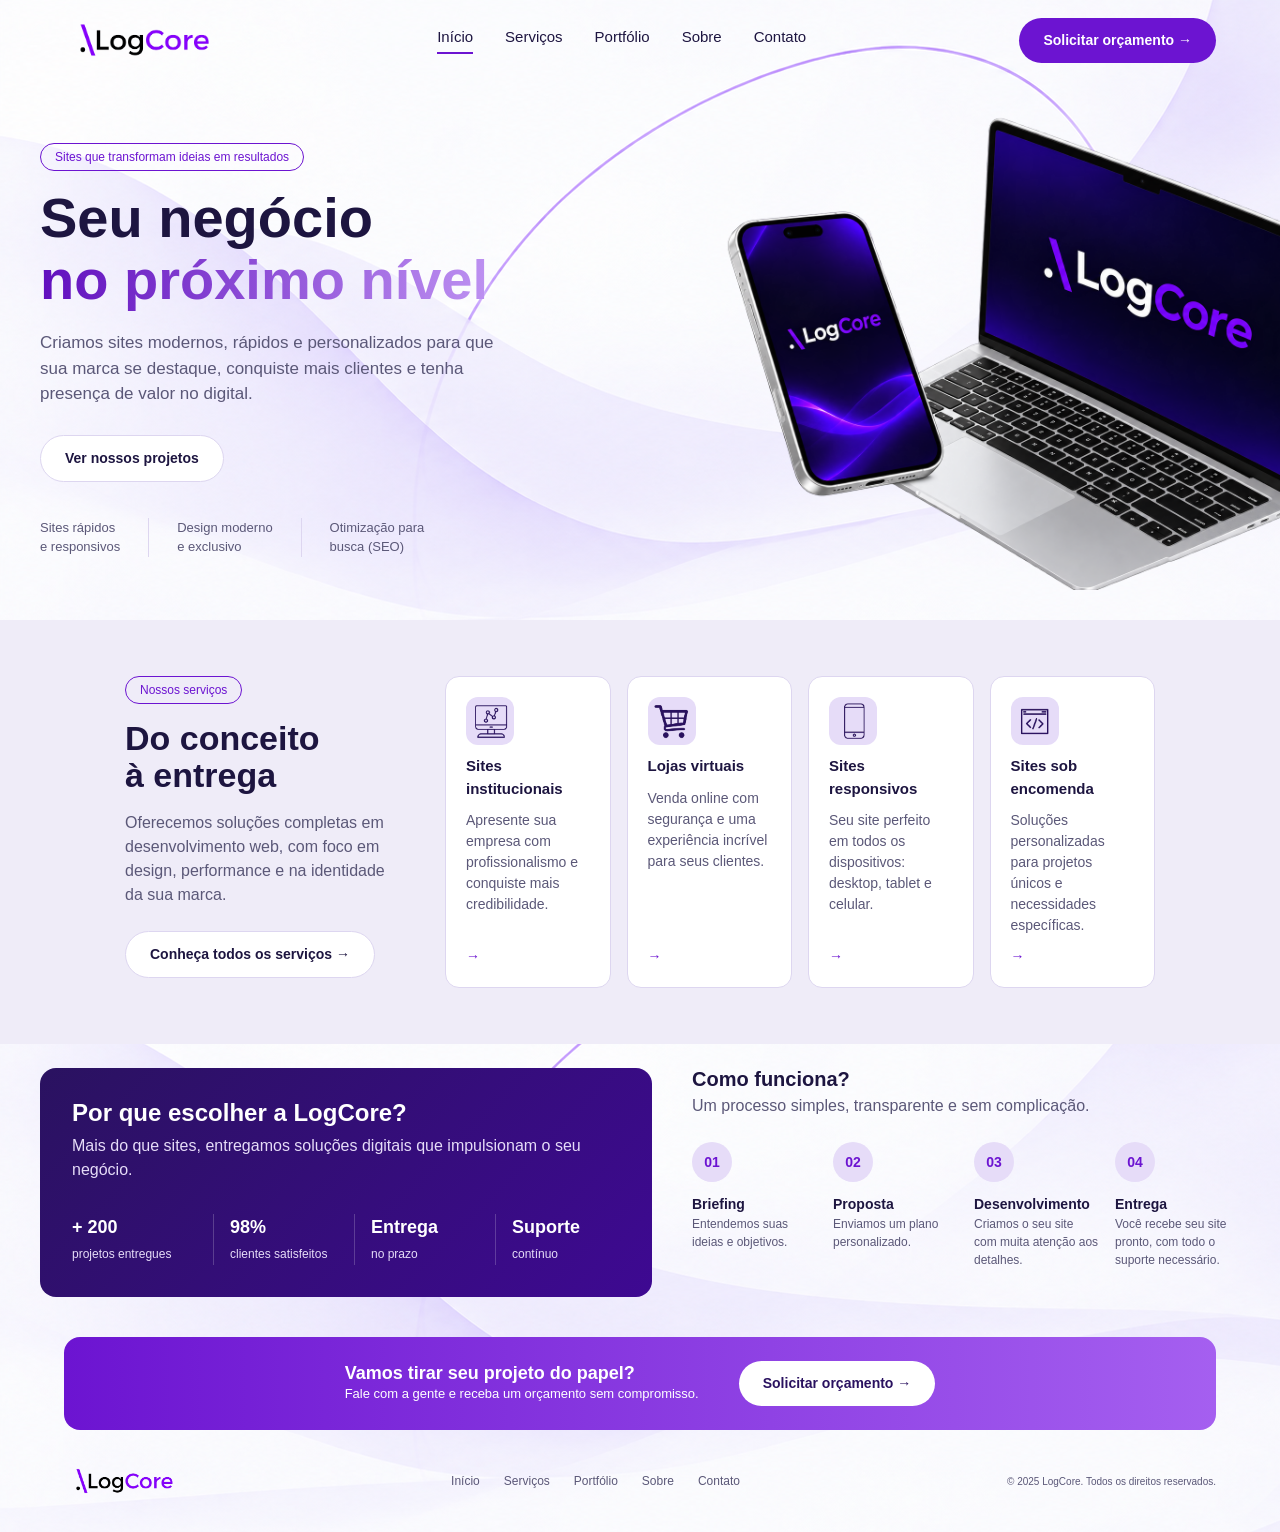
<file: index.html>
<!DOCTYPE html>
<html lang="pt-BR">
    <head>
        <meta charset="UTF-8" />
        <meta name="viewport" content="width=device-width, initial-scale=1.0" />
        <title>LogCore</title>
        <link rel="stylesheet" href="style.css" />
    </head>
    <body>

        <header>
            <div class="logo">
                <img src="src/logo-LogCore.png" alt="LogCore" />
            </div>
            <nav class="opcoes-header">
                <a class="opcao ativo" href="#inicio">Início</a>
                <a class="opcao" href="#servicos">Serviços</a>
                <a class="opcao" href="#portfolio">Portfólio</a>
                <a class="opcao" href="#sobre">Sobre</a>
                <a class="opcao" href="#contato">Contato</a>
            </nav>
            <a class="botao botao-roxo" href="#contato">Solicitar orçamento →</a>
        </header>

        <main class="corpo-site">

            <section class="hero" id="inicio">
                <div class="hero-texto">
                    <span class="etiqueta">Sites que transformam ideias em resultados</span>
                    <h2>Seu negócio<br /><span class="gradiente">no próximo nível</span></h2>
                    <p>
                        Criamos sites modernos, rápidos e personalizados para que sua marca
                        se destaque, conquiste mais clientes e tenha presença de valor no digital.
                    </p>
                    <div class="botoes">
                        <a class="botao botao-contorno" href="#portfolio">Ver nossos projetos</a>
                    </div>
                    <ul class="diferenciais">
                        <li>Sites rápidos<br />e responsivos</li>
                        <li>Design moderno<br />e exclusivo</li>
                        <li>Otimização para<br />busca (SEO)</li>
                    </ul>
                </div>

                <div class="hero-visual">
                    <img src="src/Mockup-LogCore.png" alt="Mockup do site LogCore">
                </div>
            </section>

            <section class="servicos" id="servicos">
                <div class="servicos-texto">
                    <span class="etiqueta">Nossos serviços</span>
                    <h2>Do conceito<br />à entrega</h2>
                    <p>
                        Oferecemos soluções completas em desenvolvimento web, com foco
                        em design, performance e na identidade da sua marca.
                    </p>
                    <a class="botao botao-contorno" href="#servicos">Conheça todos os serviços →</a>
                </div>

                <div class="cards">
                    <article class="card">
                        <div class="icone"><img src="src/opc-institucional-removebg-preview.png" width="50px"/></div>
                        <h3>Sites institucionais</h3>
                        <p>Apresente sua empresa com profissionalismo e conquiste mais credibilidade.</p>
                        <span class="seta">→</span>
                    </article>
                    <article class="card">
                        <div class="icone"><img src="src/opc-loja-removebg-preview.png" width="50px" /></div>
                        <h3>Lojas virtuais</h3>
                        <p>Venda online com segurança e uma experiência incrível para seus clientes.</p>
                        <span class="seta">→</span>
                    </article>
                    <article class="card">
                        <div class="icone"><img src="src/opc-responsivo-removebg-preview.png" width="50px"></div>
                        <h3>Sites responsivos</h3>
                        <p>Seu site perfeito em todos os dispositivos: desktop, tablet e celular.</p>
                        <span class="seta">→</span>
                    </article>
                    <article class="card">
                        <div class="icone"><img src="src/opc-encomenda-removebg-preview.png" width="50px" /></div>
                        <h3>Sites sob encomenda</h3>
                        <p>Soluções personalizadas para projetos únicos e necessidades específicas.</p>
                        <span class="seta">→</span>
                    </article>
                </div>
            </section>

            <section class="sobre" id="sobre">
                <div class="porque">
                    <h2>Por que escolher a LogCore?</h2>
                    <p>Mais do que sites, entregamos soluções digitais que impulsionam o seu negócio.</p>
                    <div class="numeros">
                        <div><strong>+ 200</strong><span>projetos entregues</span></div>
                        <div><strong>98%</strong><span>clientes satisfeitos</span></div>
                        <div><strong>Entrega</strong><span>no prazo</span></div>
                        <div><strong>Suporte</strong><span>contínuo</span></div>
                    </div>
                </div>

                <div class="como-funciona">
                    <h2>Como funciona?</h2>
                    <p>Um processo simples, transparente e sem complicação.</p>
                    <ol class="etapas">
                        <li>
                            <span class="numero">01</span>
                            <h3>Briefing</h3>
                            <p>Entendemos suas ideias e objetivos.</p>
                        </li>
                        <li>
                            <span class="numero">02</span>
                            <h3>Proposta</h3>
                            <p>Enviamos um plano personalizado.</p>
                        </li>
                        <li>
                            <span class="numero">03</span>
                            <h3>Desenvolvimento</h3>
                            <p>Criamos o seu site com muita atenção aos detalhes.</p>
                        </li>
                        <li>
                            <span class="numero">04</span>
                            <h3>Entrega</h3>
                            <p>Você recebe seu site pronto, com todo o suporte necessário.</p>
                        </li>
                    </ol>
                </div>
            </section>

            <section class="chamada" id="contato">
                <div>
                    <h2>Vamos tirar seu projeto do papel?</h2>
                    <p>Fale com a gente e receba um orçamento sem compromisso.</p>
                </div>
                <a class="botao botao-branco" href="#contato">Solicitar orçamento →</a>
            </section>

        </main>

        <footer>
            <img src="src/logo-LogCore.png" alt="LogCore" width="120" />
            <nav class="opcoes-footer">
                <a href="#inicio">Início</a>
                <a href="#servicos">Serviços</a>
                <a href="#portfolio">Portfólio</a>
                <a href="#sobre">Sobre</a>
                <a href="#contato">Contato</a>
            </nav>
            <small>© 2025 LogCore. Todos os direitos reservados.</small>
        </footer>

    </body>
</html>
</file>
<file: style.css>
:root {
    --roxo: #6c14d1;
    --roxo-escuro: #2a1260;
    --roxo-claro: #e6dcf8;
    --fundo: #efecf8;
    --branco: #ffffff;
    --titulo: #1d1540;
    --texto: #5b5878;
    --borda: #ddd6f0;
}

* {
    box-sizing: border-box;
    margin: 0;
    padding: 0;
}

body {
    overflow-x: hidden;
    background-image: url(src/fundo-site.png);
    color: var(--texto);
    font-family: "Segoe UI", Arial, sans-serif;
    line-height: 1.5;
}

a {
    text-decoration: none;
    color: inherit;
}

h2,
h3 {
    color: var(--titulo);
}

h2 {
    font-size: 40px;
    line-height: 1.1;
}

section{
    max-width: 1200px;
    margin: 0 auto;
}

/* Cabeçalho */

header {
    height: 80px;
    display: flex;
    align-items: center;
    justify-content: space-between;
    gap: 24px;

    max-width: 1200px;
    margin: 0 auto;
    padding-left: 24px;
    padding-right: 24px;
}

.logo img {
    width: 160px;
    display: block;
}

.opcoes-header {
    display: flex;
    gap: 32px;
}

.opcao {
    font-size: 15px;
    color: var(--titulo);
    padding-bottom: 4px;
    border-bottom: 2px solid transparent;
}

.opcao.ativo {
    border-bottom-color: var(--roxo);
}

/* Botões */

.botao {
    display: inline-block;
    padding: 12px 24px;
    border-radius: 30px;
    font-size: 14px;
    font-weight: 600;
}

.botao-roxo {
    background-color: var(--roxo);
    color: var(--branco);
}

.botao-contorno {
    border: 1px solid var(--borda);
    background-color: var(--branco);
    color: var(--titulo);
}

.botao-branco {
    background-color: var(--branco);
    color: var(--roxo-escuro);
}

.botao-pequeno {
    padding: 6px 14px;
    font-size: 11px;
}

.etiqueta {
    display: inline-block;
    border: 1px solid var(--roxo);
    border-radius: 20px;
    padding: 4px 14px;
    font-size: 12px;
    color: var(--roxo);
    margin-bottom: 16px;
}

.roxo {
    color: var(--roxo);
}

.gradiente {
    background: linear-gradient(to right, #610fbe, #bd91f1);
    -webkit-background-clip: text;
    background-clip: text;
    -webkit-text-fill-color: transparent;
    color: transparent;

}

/* Hero */

.hero {
    display: flex;
    align-items: center;
    justify-content: space-between;
    gap: 48px;
    padding-top: 30px;
    padding-bottom: 30px;
}

.hero-texto {
    flex: 1;
}

.hero-texto h2 {
    font-size: 56px;
    margin-bottom: 20px;
}

.hero-texto p {
    max-width: 460px;
    font-size: 17px;
    margin-bottom: 28px;
}

.botoes {
    display: flex;
    gap: 16px;
    margin-bottom: 36px;
}

.diferenciais {
    display: flex;
    gap: 28px;
    list-style: none;
    font-size: 13px;
}

.diferenciais li + li {
    padding-left: 28px;
    border-left: 1px solid var(--borda);
}
.hero-visual {
    flex: 1;
    display: flex;
    justify-content: flex-start;
    align-items: center;
}

.hero-visual img {
    width: 125%;
    max-width: none;
    flex-shrink: 0;
    height: auto;
    display: block;
}

/* Serviços */

.servicos {
    background-color: var(--fundo);
    display: flex;
    gap: 40px;
    width: 100%;
    max-width: none;
    align-items: flex-start;
    padding-top: 56px;
    padding-bottom: 56px;
    padding-left: 125px;
    padding-right: 125px;
}

.servicos-texto {
    flex: 0 0 280px;
}

.servicos-texto h2 {
    font-size: 34px;
    margin-bottom: 16px;
}

.servicos-texto p {
    margin-bottom: 24px;
}

.cards {
    flex: 1;
    display: grid;
    grid-template-columns: repeat(4, 1fr);
    gap: 16px;
}

.card {
    background-color: var(--branco);
    border: 1px solid var(--borda);
    border-radius: 14px;
    padding: 20px;
    display: flex;
    flex-direction: column;
    gap: 10px;
    font-size: 14px;
}

.icone {
    width: 48px;
    height: 48px;
    border-radius: 12px;
    background-color: var(--roxo-claro);
    color: var(--roxo);
    font-size: 12px;
    font-weight: 700;
    display: flex;
    align-items: center;
    justify-content: center;
}

.card h3 {
    font-size: 15px;
}

.seta {
    color: var(--roxo);
    margin-top: auto;
}

/* Por que escolher + Como funciona */

.sobre {
    display: flex;
    gap: 40px;
    align-items: stretch;
    padding-top: 24px;
    padding-bottom: 40px;
}

.porque {
    flex: 1;

    background: linear-gradient(135deg, #2a1260 0%, #3e0992 100%);
    background-color: var(--roxo-escuro);
    color: var(--roxo-claro);
    border-radius: 16px;
    padding: 32px;
}

.porque h2 {
    color: var(--branco);
    font-size: 24px;
    margin-bottom: 8px;
}

.numeros {
    display: grid;
    grid-template-columns: repeat(4, 1fr);
    gap: 16px;
    margin-top: 32px;
}

.numeros div + div {
    padding-left: 16px;
    border-left: 1px solid rgba(255, 255, 255, 0.2);
}

.numeros strong {
    display: block;
    color: var(--branco);
    font-size: 18px;
}

.numeros span {
    font-size: 12px;
}

.como-funciona {
    flex: 1;
}

.como-funciona h2 {
    font-size: 20px;
    margin-bottom: 4px;
}

.etapas {
    display: grid;
    grid-template-columns: repeat(4, 1fr);
    gap: 16px;
    list-style: none;
    margin-top: 24px;
}

.numero {
    display: flex;
    align-items: center;
    justify-content: center;
    width: 40px;
    height: 40px;
    border-radius: 50%;
    background-color: var(--roxo-claro);
    color: var(--roxo);
    font-weight: 700;
    font-size: 14px;
    margin-bottom: 12px;
}

.etapas h3 {
    font-size: 14px;
}

.etapas p {
    font-size: 12px;
}

/* Chamada final */

.chamada {
    max-width: 1152px;
    background-color: var(--roxo);
    background: linear-gradient(90deg, #6c14d1 0%, #a55ff0 100%);
    color: var(--branco);
    border-radius: 16px;
    padding-top: 24px;
    padding-bottom: 24px;
    display: flex;
    align-items: center;
    justify-content: center;
    gap: 40px;
}

.chamada h2 {
    color: var(--branco);
    font-size: 18px;
}

.chamada p {
    font-size: 13px;
}

/* Rodapé */

footer {
    display: flex;
    align-items: center;
    justify-content: space-between;
    gap: 24px;
    padding-top: 32px;
    padding-bottom: 32px;
    font-size: 12px;
    max-width: 1200px;
    margin: 0 auto;
    padding-left: 24px;
    padding-right: 24px;
}

.opcoes-footer {
    display: flex;
    gap: 24px;
}

/* Telas menores */

@media (max-width: 900px) {
    header,
    .hero,
    .servicos,
    .sobre,
    .chamada,
    footer {
        flex-direction: column;
        height: auto;
        text-align: center;
    }

    .opcoes-header,
    .botoes,
    .diferenciais {
        flex-wrap: wrap;
        justify-content: center;
    }

    .hero-visual {
        width: 100%;
    }

    .hero-visual img {
        width: 100%;
    }

    .servicos-texto {
        flex: none;
    }

    .cards,
    .etapas,
    .numeros {
        grid-template-columns: repeat(2, 1fr);
    }
}
</file>
